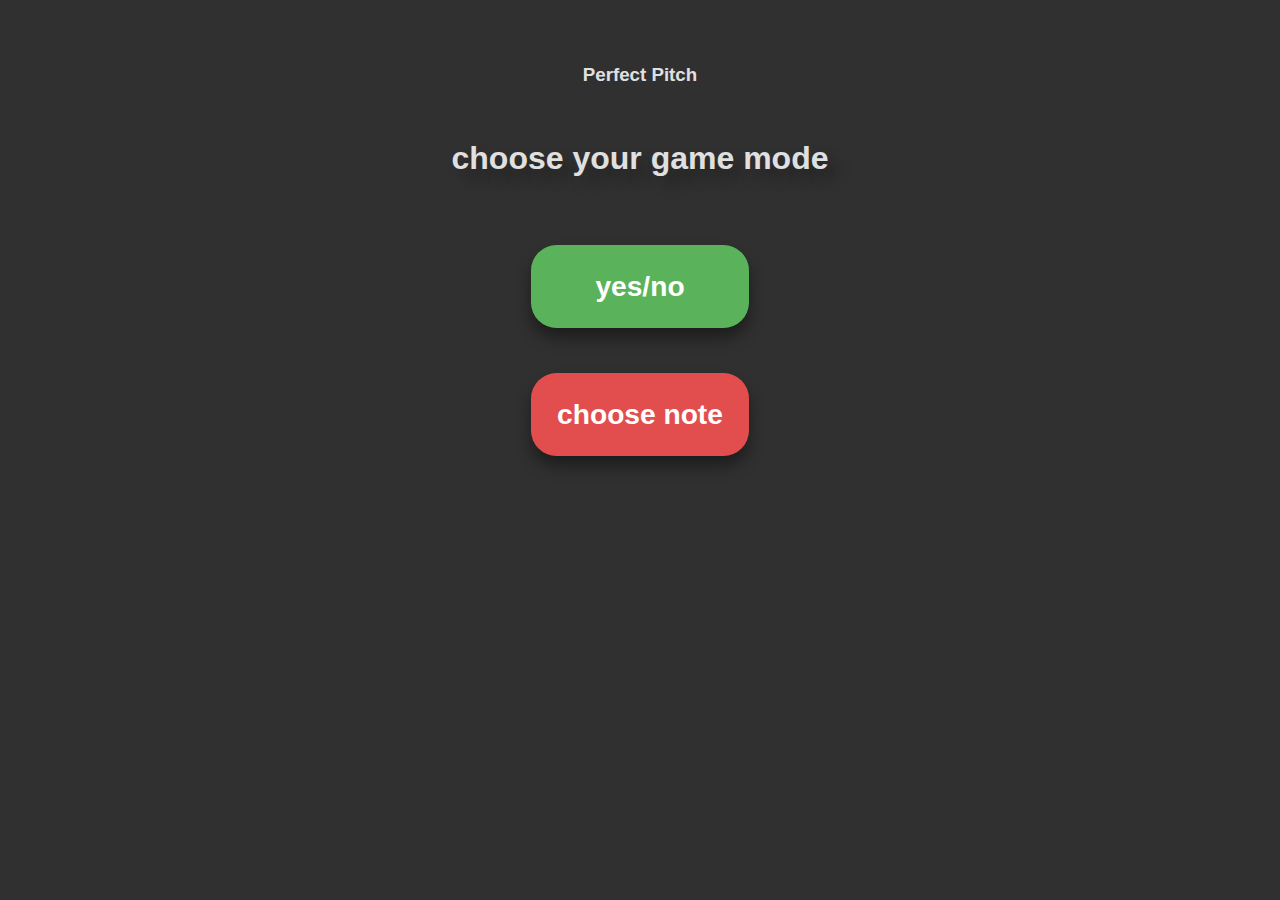
<file: index.html>
<!DOCTYPE html>
<html lang="en">
<head>
    <meta charset="UTF-8">
    <meta name="viewport" content="width=device-width, initial-scale=1.0">
    <title>Document</title>
</head>
<body>
    <link rel="stylesheet" href="styles.css">
    <h3>Perfect Pitch</h3>
    <h1>choose your game mode</h1>
    <div class="buttons">
        <button onClick="location.href='YesOrNo.html'" class="yesOrNo">yes/no</button>
        <button onClick="location.href='chooseNote.html'" class="chooseNote">choose note</button>
    </div>


</body>
</html>
</file>
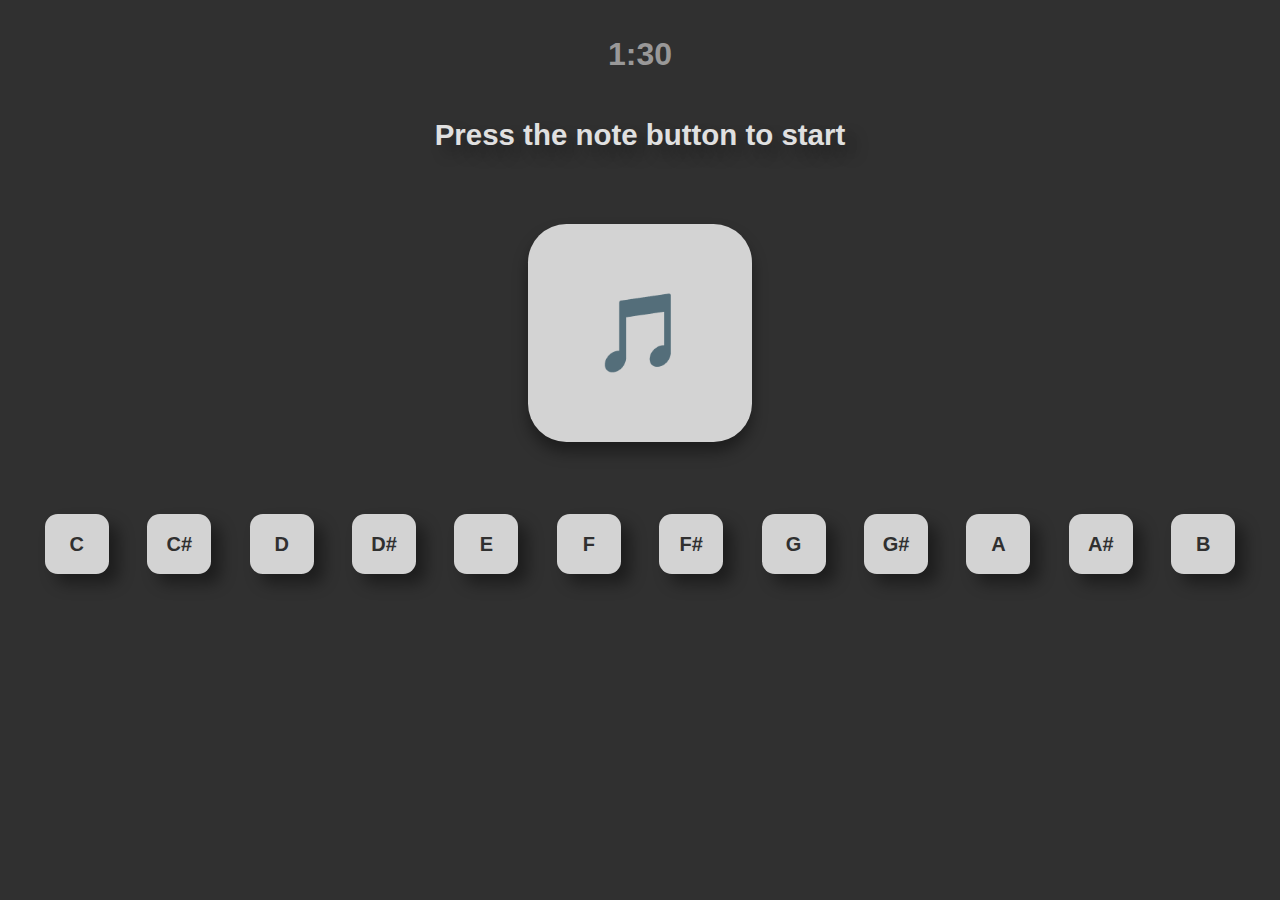
<file: chooseNote.html>
<!DOCTYPE html>
<html lang="en">
<head>
    <meta charset="UTF-8">
    <meta name="viewport" content="width=device-width, initial-scale=1.0">
    <title>Perfect Pitch</title>
</head>
<body>
    <link rel="stylesheet" href="styles3.css">
    <div class="variables">
        <h2 class="timer">0:45</h2>
    </div>
    <script src="script2.js" ></script>
    <div class="quiz">
        <h1 class="Question">Press the note button to start</h1>
        <button onClick="playNote(true)" class="playNoteButton">🎵 </button>
        <div class="answerButtons">
            <button onClick="isNote('C')" class="ans">C</button>
            <button onClick="isNote('C#')" class="ans">C#</button>  
            <button onClick="isNote('D')" class="ans">D</button>
            <button onClick="isNote('D#')" class="ans">D#</button>
            <button onClick="isNote('E')" class="ans">E</button>
            <button onClick="isNote('F')" class="ans">F</button>    
            <button onClick="isNote('F#')" class="ans">F#</button>
            <button onClick="isNote('G')" class="ans">G</button>  
            <button onClick="isNote('G#')" class="ans">G#</button>
            <button onClick="isNote('A')" class="ans">A</button>
            <button onClick="isNote('A#')" class="ans">A#</button>
            <button onClick="isNote('B')" class="ans">B</button>
        </div>
    </div>
    
</body>
</html>
</file>
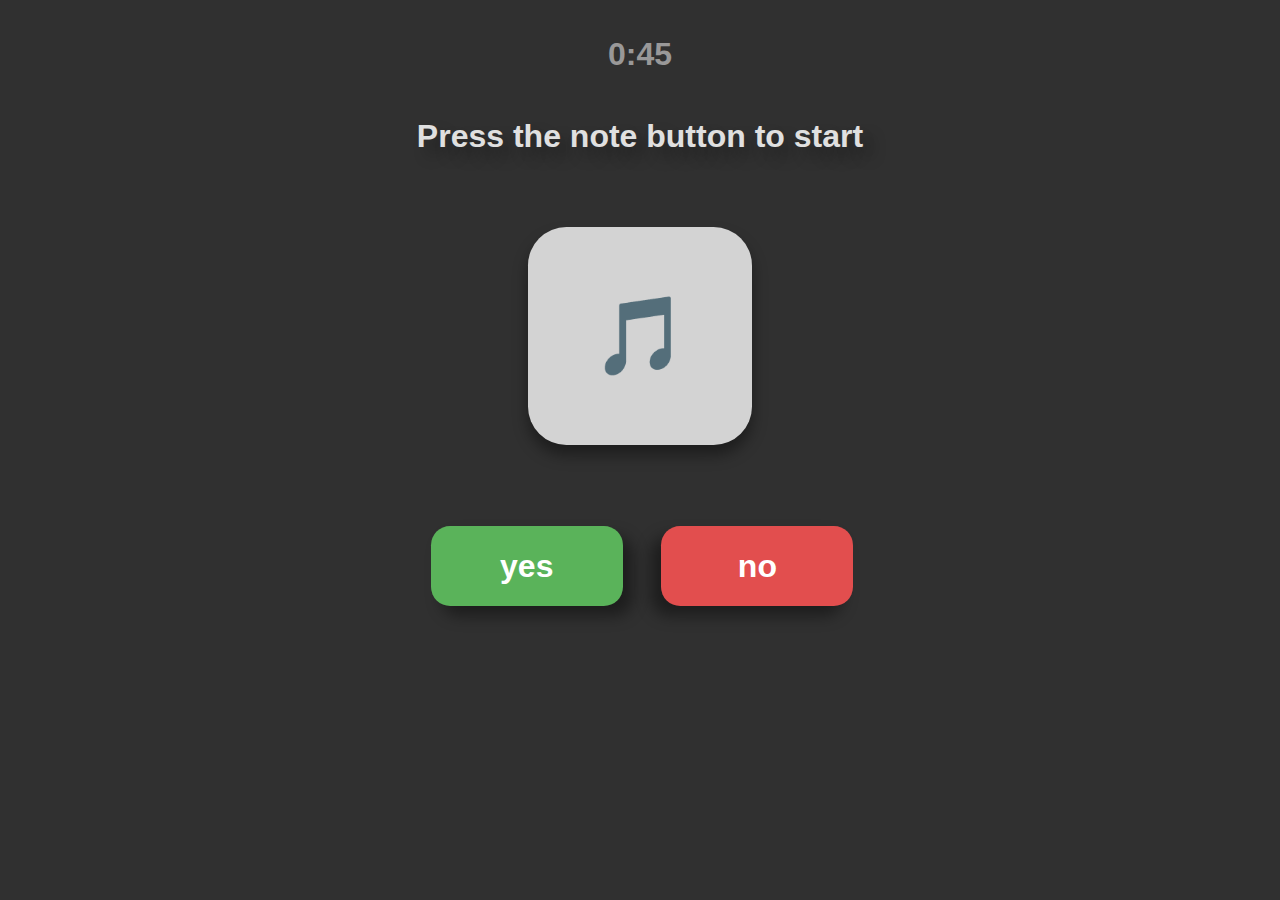
<file: YesOrNo.html>
<!DOCTYPE html>
<html lang="en">
<head>
    <meta charset="UTF-8">
    <meta name="viewport" content="width=device-width, initial-scale=1.0">
    <title>Perfect Pitch</title>
</head>
<body>
    <link rel="stylesheet" href="styles2.css">
    <div class="variables">
        <h2 class="timer">0:45</h2>
    </div>
    <script src="script.js" ></script>
    <div class="quiz">
        <h1 class="Question">Press the note button to start</h1>
        <button onClick="playNote(true)" class="playNoteButton">🎵 </button>
        <div class="answer buttons">
            <button onClick="isNote(true)" class="yes" id="answerButton">yes</button>
            <button onClick="isNote(false)" class="no" id="answerButton">no</button>    
        </div>
    </div>
    
</body>
</html>
</file>
<file: styles.css>
:root {
    --bright: #d3d3d3;  /* Defining a color variable */
    
    --dark: #999898;  /* Defining a color variable */

    --brighter: #e0e0e0;  /* Defining a color variable */

}


body{
    font-family:'Segoe UI', Tahoma, Geneva, Verdana, sans-serif;

    display: flex;
    flex-direction: column;
    align-items: center;      /* Horizontally centers items */
    justify-content: top;  /* Vertically centers items */
    height: 80vh;            /* Full viewport height */
    margin-top: 5vh;                
    color: var(--brighter);
    background-color: rgb(48, 48, 48);
    gap: 0;
}


h1{
    margin: 0;
    /*margin-right: 1vw;
    margin-left: 1vw;*/
    font-size: max(2.5vw, 30px);
    text-align: center;
    text-shadow: 10px 10px 15px rgba(0, 0, 0, 0.3);
    margin-bottom: 2vh;
    margin-top: 4vh;
}

h2{
    font-size: max(2vw, 25px);
}

.buttons{
    margin-top: 3vh;
    display: flex;
    flex-direction: column;
}

button{
    margin: 0;
    margin-top: 2.5vh;
    margin-bottom: 2.5vh;
    font-size: max(2.2vw, 22px);
    border-radius: 2vw;
    border: none;
    padding: 2vw;
    min-width: 180px;
    color: white;
    min-height: 70px;
    box-shadow: 0px 10px 15px rgba(0, 0, 0, 0.4);
    font-weight: bold;

}

.yesOrNo{
    background-color: rgb(90, 179, 90);

}

.chooseNote{
    background-color: rgb(226, 78, 78);

}

.yesOrNo:active{
    box-shadow: 10px 10px 15px rgba(0, 0, 0, 0.2);
    transition: background-color 0.3s ease, ; /* Add transition for smooth effect */
    background-color: rgb(95, 184, 95);
}

.chooseNote:active{
    box-shadow: -10px 10px 15px rgba(0, 0, 0, 0.2);
    transition: background-color 0.3s ease, ; /* Add transition for smooth effect */
    background-color: rgb(231, 83, 83);
}
</file>
<file: styles3.css>
:root {
    --bright: #d3d3d3;  /* Defining a color variable */
    
    --dark: #999898;  /* Defining a color variable */

    --brighter: #e0e0e0;  /* Defining a color variable */

}


body{
    font-family:'Segoe UI', Tahoma, Geneva, Verdana, sans-serif;

    display: flex;
    flex-direction: column;
    align-items: center;      /* Horizontally centers items */
    justify-content: top;  /* Vertically centers items */
    height: 80vh;            /* Full viewport height */
    margin-top: 2.5vh;                
    color: var(--brighter);
    background-color: rgb(48, 48, 48);
    gap: 0;
}

.back{
    background: none;
    border: none;
    position: fixed;
    top: 2.5vh;
    left: 2.5vw;
    width: 15vw;
    height: 8vh;
    padding: 0;
}
.backImg{
    width: 8vw;
    height: 8vw;
}

.quiz{
    gap: 8vh;
    display: flex;
    flex-direction: column;
    align-items: center;      /* Horizontally centers items */
    justify-content: center;  /* Vertically centers items */
    margin: 0;                
}

.variables{
    display: flex;
    flex-direction: column;
    align-items: center;   
}

h1{
    margin: 0;
    /*margin-right: 1vw;
    margin-left: 1vw;*/
    font-size: max(2.3vw, 27px);
    text-align: center;
    text-shadow: 10px 10px 15px rgba(0, 0, 0, 0.3);

}
.timer{
    margin: 0;
    margin-bottom: 5vh;
    margin-top: 1.5vh;
    font-size: max(2.5vw, 30px);
}

.playNoteButton{
    margin: 0;
    background-color: var(--bright);
    font-size: max(6vw, 60px);
    border-radius: 3vw;
    border: none;
    padding: 5vw;
    min-width: 180px;
    color: black;
    min-height: 180px;
    box-shadow: 0px 10px 15px rgba(0, 0, 0, 0.4);
}

.answerButtons{
    padding-right: 1vw;
    padding-left: 1vw;
    display: flex;
    flex-direction: row;
    flex-wrap: wrap;
    justify-content: center; /* Center the buttons horizontally */
    gap: 3vw
}

.ans{
    align-items: flex-end;
    width: max(5vw, 50px);
    height: max(6vh, 60px);
    font-size: max(1.5vw, 20px);
    color: rgb(48, 48, 48);
    margin: 0;
    border-radius: max(1vw, 10px);
    border: none;
    font-weight: bold;
    background-color: var(--bright);
    box-shadow: 10px 10px 15px rgba(0, 0, 0, 0.4);


}


.ans:active {
    background-color: var(--brighter);
    box-shadow: 10px 10px 15px rgba(0, 0, 0, 0.2);
    transition: box-shadow 10px 10px 15px rgba(0, 0, 0, 0) 0.4s ease;
    transition: background-color 0.1s ease, ; /* Add transition for smooth effect */
}

.playNoteButton:active {
    background-color: var(--brighter);
    box-shadow: 10px 10px 15px rgba(0, 0, 0, 0.2);
    transition: box-shadow 10px 10px 15px rgba(0, 0, 0, 0.4) 0.1s ease;
    transition: background-color 0.1s ease, ; /* Add transition for smooth effect */
}
</file>
<file: styles2.css>
:root {
    --bright: #d3d3d3;  /* Defining a color variable */
    
    --dark: #999898;  /* Defining a color variable */

    --brighter: #e0e0e0;  /* Defining a color variable */

}

.back{
    background: none;
    border: none;
    position: fixed;
    top: 2.5vh;
    left: 2.5vw;
    width: 15vw;
    height: 8vh;
    padding: 0;
}
.backImg{
    width: 8vw;
    height: 8vw;
}


body{
    font-family:'Segoe UI', Tahoma, Geneva, Verdana, sans-serif;

    display: flex;
    flex-direction: column;
    align-items: center;      /* Horizontally centers items */
    justify-content: top;  /* Vertically centers items */
    height: 80vh;            /* Full viewport height */
    margin-top: 2.5vh;                
    color: var(--brighter);
    background-color: rgb(48, 48, 48);
    gap: 0;
}

.quiz{
    gap: 8vh;
    display: flex;
    flex-direction: column;
    align-items: center;      /* Horizontally centers items */
    justify-content: center;  /* Vertically centers items */
    margin: 0;                
}

.variables{
    display: flex;
    flex-direction: column;
    align-items: center;   
}

h1{
    margin: 0;
    /*margin-right: 1vw;
    margin-left: 1vw;*/
    font-size: max(2.5vw, 30px);
    text-align: center;
    text-shadow: 10px 10px 15px rgba(0, 0, 0, 0.3);

}
.timer{
    margin-bottom: 5vh;
    margin-top: 1.5vh;
    font-size: max(2.5vw, 30px);
}

.playNoteButton{
    margin: 0;
    background-color: var(--bright);
    font-size: max(6vw, 60px);
    border-radius: 3vw;
    border: none;
    padding: 5vw;
    min-width: 180px;
    color: black;
    min-height: 180px;
    box-shadow: 0px 10px 15px rgba(0, 0, 0, 0.4);
}

.answeButtons{
    display: flex;
    flex-direction: row;
}

#answerButton {
    align-items: flex-end;
    width: max(15vw, 140px);
    height: max(8vh, 80px);
    font-size: max(2.5vw, 25px);
    color: white;
    margin-top: 1vh;
    margin-left: max(1.5vw, 15px);
    margin-right: max(0.6vw, 15px);
    border-radius: max(1.5vw, 15px);
    border: none;
    font-weight: bold;

}

.yes{
    background-color: rgb(90, 179, 90);
    box-shadow: 10px 10px 15px rgba(0, 0, 0, 0.4);

}

.no{
    background-color: rgb(226, 78, 78);
    box-shadow: -10px 10px 15px rgba(0, 0, 0, 0.4);

}

.yes:active{
    box-shadow: 10px 10px 15px rgba(0, 0, 0, 0);

    transition: box-shadow 10px 10px 15px rgba(0, 0, 0, 0) 0.2s ease;

    transition: background-color 0.3s ease, ; /* Add transition for smooth effect */
    background-color: rgb(95, 184, 95);
}

.no:active{
    
    box-shadow: -10px 10px 15px rgba(0, 0, 0, 0.2);
    transition: box-shadow -10px 10px 15px rgba(0, 0, 0, 0.4) 0.2s ease;
    transition: background-color 0.3s ease, ; /* Add transition for smooth effect */
    background-color: rgb(231, 83, 83);
}

.playNoteButton:active {
    background-color: var(--brighter);
    box-shadow: 10px 10px 15px rgba(0, 0, 0, 0.2);
    transition: box-shadow 10px 10px 15px rgba(0, 0, 0, 0.4) 0.1s ease;
    transition: background-color 0.1s ease, ; /* Add transition for smooth effect */
}
</file>
